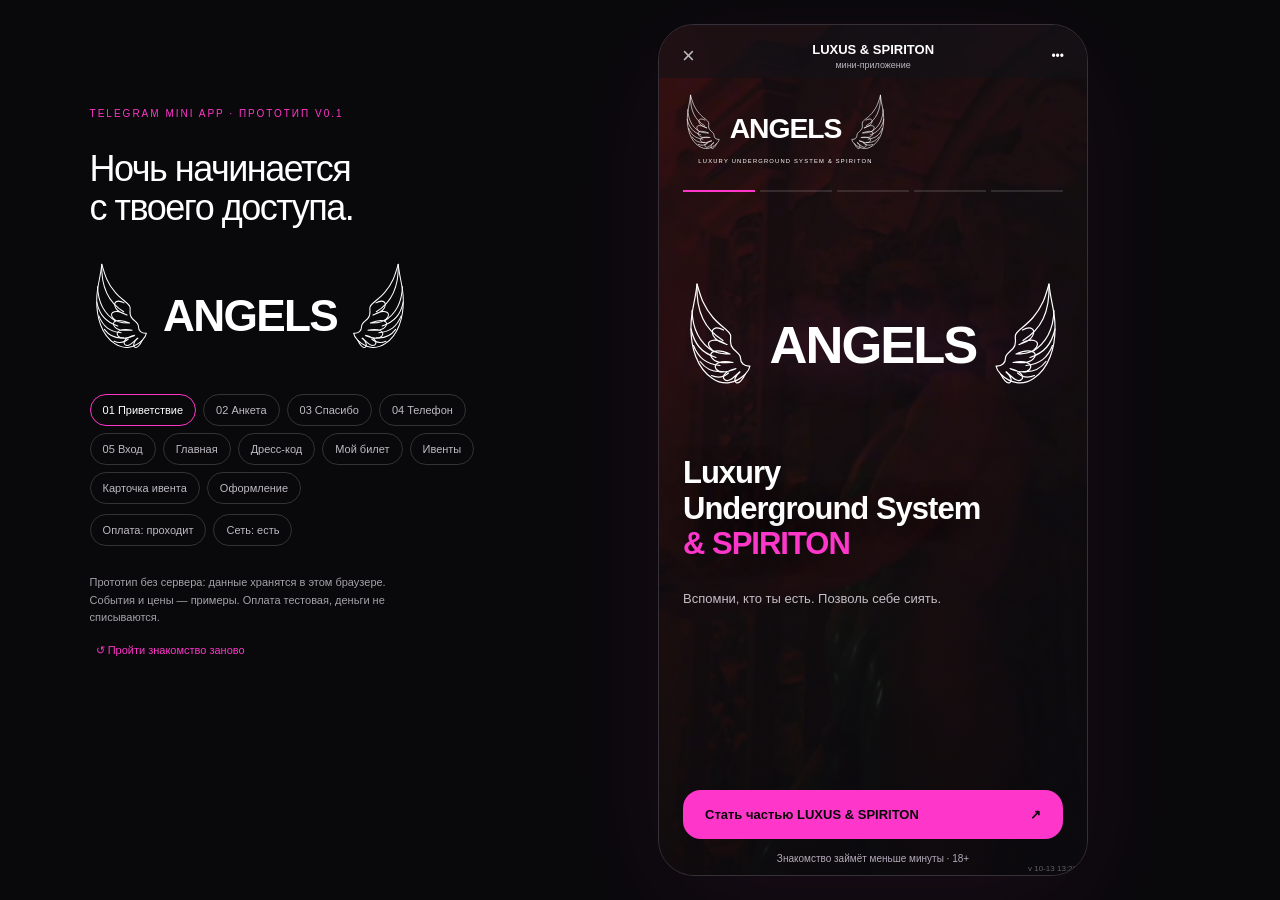
<file: index.html>
<!doctype html>
<html lang="ru">
  <head>
    <meta charset="utf-8" />
    <meta name="robots" content="noindex, nofollow" />
    <meta name="viewport" content="width=device-width,initial-scale=1,maximum-scale=1,user-scalable=no,viewport-fit=cover" />
    <link rel="icon" href="assets/angels-wings.svg" type="image/svg+xml" />
    <title>Luxury Underground System &amp; SPIRITON</title>
    <script src="https://telegram.org/js/telegram-web-app.js"></script>
    <script type="module" crossorigin src="./assets/index-E0yct_np.js"></script>
    <link rel="stylesheet" crossorigin href="./assets/index-BiclLIGW.css">
  </head>
  <body>
    <div id="root"></div>
  </body>
</html>
</file>
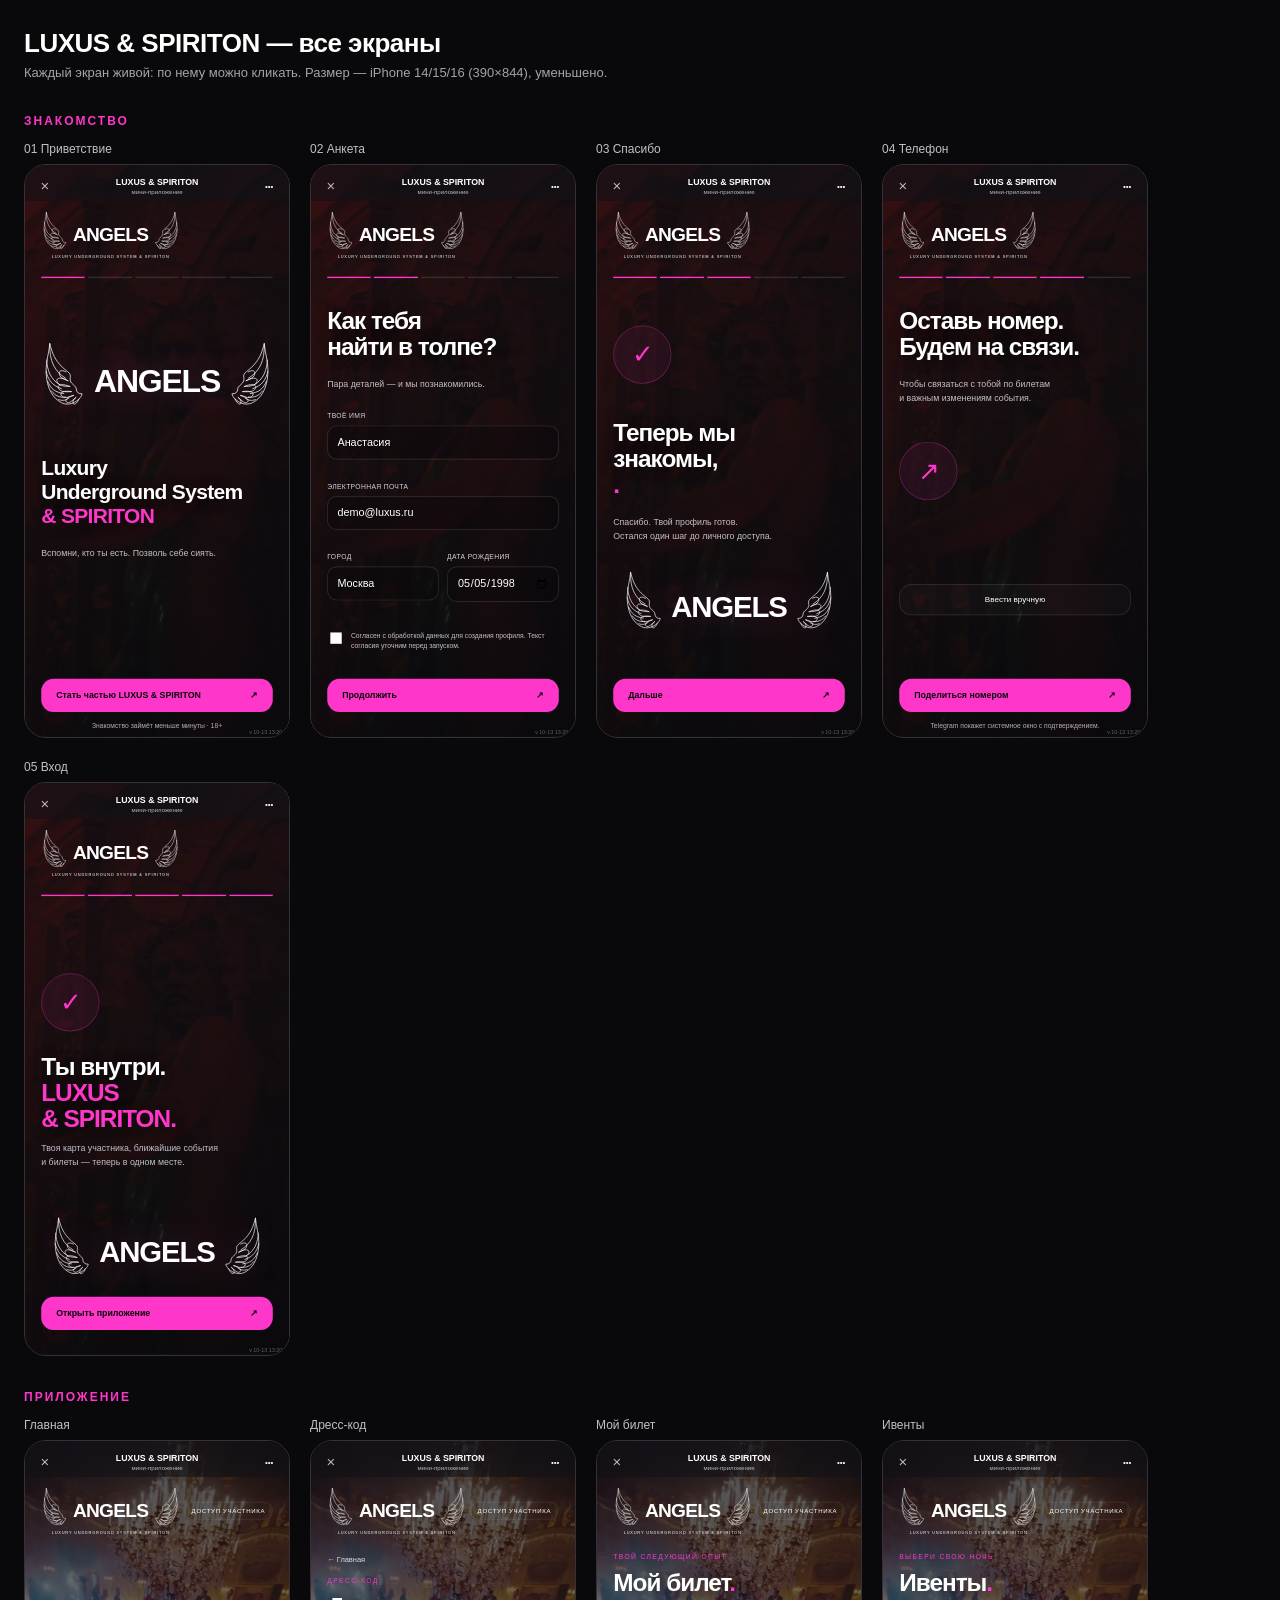
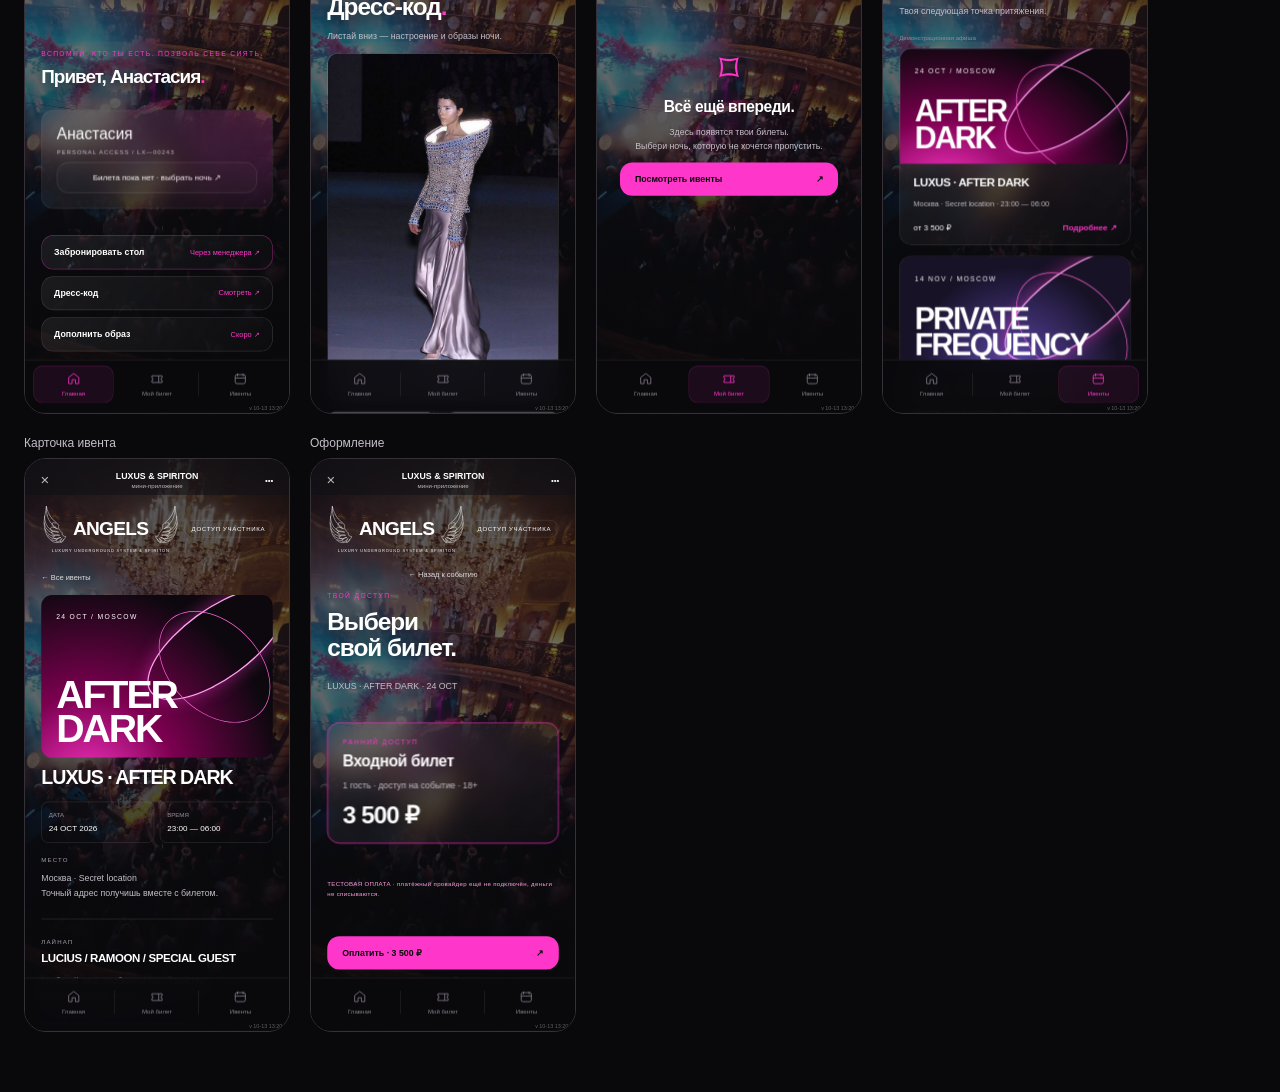
<file: overview.html>
<!doctype html>
<html lang="ru">
<head>
<meta charset="utf-8"><meta name="viewport" content="width=device-width,initial-scale=1">
<meta name="robots" content="noindex, nofollow">
<title>LUXUS & SPIRITON — все экраны</title>
<style>
:root{--pink:#ff36ca}
body{margin:0;background:#09090b;color:#fff;font-family:Arial,Helvetica,sans-serif;padding:28px 24px 60px}
h1{font-size:26px;margin:0 0 6px;letter-spacing:-.5px} p{color:#a6a2a8;margin:0 0 26px;font-size:13px}
h2{font-size:12px;letter-spacing:2px;color:var(--pink);text-transform:uppercase;margin:34px 0 14px}
.grid{display:flex;flex-wrap:wrap;gap:22px}
figure{margin:0;width:264px}
figcaption{font-size:12px;color:#c4bec7;margin-bottom:8px}
.frame{width:264px;height:572px;border:1px solid #363039;border-radius:22px;overflow:hidden;background:#101014}
iframe{width:390px;height:844px;border:0;transform:scale(.677);transform-origin:0 0}
</style>
</head>
<body>
<h1>LUXUS & SPIRITON — все экраны</h1>
<p>Каждый экран живой: по нему можно кликать. Размер — iPhone 14/15/16 (390×844), уменьшено.</p>
<div id="app"></div>
<script>
const groups = [
  ['Знакомство', [['welcome','01 Приветствие'],['form','02 Анкета'],['thanks','03 Спасибо'],['phone','04 Телефон'],['ready','05 Вход']]],
  ['Приложение', [['home','Главная'],['dresscode','Дресс-код'],['tickets','Мой билет'],['events','Ивенты'],['detail','Карточка ивента'],['checkout','Оформление']]],
];
document.getElementById('app').innerHTML = groups.map(([g, items]) =>
  `<h2>${g}</h2><div class="grid">` + items.map(([id, t]) =>
    `<figure><figcaption>${t}</figcaption><div class="frame"><iframe loading="lazy" src="./?screen=${id}" title="${t}"></iframe></div></figure>`).join('') + '</div>').join('');
</script>
</body>
</html>
</file>
<file: assets/index-BiclLIGW.css>
:root{--pink:#ff36ca;--muted:#aba5ad;--line:#ffffff22}*{box-sizing:border-box}body{margin:0;background:#09090b;color:#fff;font-family:Arial,Helvetica,sans-serif}button,input{font:inherit}button{cursor:pointer}button:focus-visible,input:focus-visible{outline:2px solid var(--pink);outline-offset:4px}.studio{position:fixed;left:7vw;top:12vh;width:31vw}.studio .brand{font-size:70px}.studio p{color:#a6a2a8;line-height:1.6;max-width:360px}.eyebrow{font-size:10px;letter-spacing:2px;text-transform:uppercase;color:var(--pink)}.studio h1{font-size:36px;font-weight:400;line-height:1.1;letter-spacing:-1.5px}.screen-links{display:flex;gap:7px;flex-wrap:wrap;max-width:390px;margin-top:28px}.screen-links button{background:transparent;color:#bfbac2;border:1px solid #333;padding:9px 12px;font-size:11px;border-radius:30px}.screen-links button:hover{border-color:var(--pink);color:#fff}.note{font-size:11px!important;margin-top:28px}.phone{position:relative;max-width:430px;min-height:850px;height:calc(100dvh - 48px);margin:24px 15vw 24px auto;overflow:hidden;background:#101014;border:1px solid #363039;border-radius:36px;box-shadow:0 30px 120px #ff36ca12}.bg{position:absolute;inset:0;width:100%;height:100%;object-fit:cover;opacity:.36;display:none}.shade{position:absolute;inset:0;background:linear-gradient(180deg,#09090b70,#09090b30 35%,#09090bea);pointer-events:none;display:none}.inside .bg,.inside .shade{display:block}.telegram{height:53px;padding:19px 23px 10px;display:flex;align-items:center;justify-content:space-between;position:relative;background:#11111699;font-size:12px}.telegram b{font-size:13px}.telegram small{color:#b9b5bf;font-size:9px}.close{font-size:22px;color:#bbb}.top{position:relative;display:flex;justify-content:space-between;align-items:center;padding:22px 24px 12px}.brand{font-weight:950;font-size:30px;letter-spacing:-2px;line-height:.9}.brand span{color:var(--pink)}.subtitle{font-size:6px;letter-spacing:1.7px;margin-top:7px;font-weight:400}.badge{font-size:9px;padding:7px 10px;border:1px solid var(--line);border-radius:20px;letter-spacing:1px}.content{position:relative;padding:14px 24px 100px;height:calc(100% - 128px);overflow:auto;scrollbar-width:none}.content::-webkit-scrollbar{display:none}h2{font-size:36px;line-height:1.06;letter-spacing:-1.5px;margin:14px 0}h3{font-size:23px;letter-spacing:-.6px;margin:10px 0}p{font-size:13px;line-height:1.6;color:#c4bec7}.pink{color:var(--pink)}.hero-word{font-size:83px;font-weight:950;letter-spacing:-7px;line-height:.82;position:relative;margin:36px 0 24px}.hero-word span{display:block;color:var(--pink)}.orbit{position:relative;height:178px;margin:30px 0 38px;display:grid;place-items:center}.orbit:before,.orbit:after{content:"";position:absolute;width:255px;height:92px;border:1px solid #ff36ca88;border-radius:50%;transform:rotate(-28deg);box-shadow:0 0 30px #ff36ca12}.orbit:after{transform:rotate(28deg);border-color:#fff5}.orbit b{font-size:88px;font-weight:300;text-shadow:0 0 40px #ff36ca88;color:var(--pink)}.step{display:flex;gap:5px;margin:0 0 30px}.step i{height:2px;background:#ffffff20;flex:1}.step i.active{background:var(--pink)}.primary{width:100%;border:0;background:var(--pink);color:#080808;padding:17px 18px;border-radius:9px;display:flex;justify-content:space-between;font-weight:700;font-size:13px}.secondary{width:100%;padding:15px;background:#ffffff06;border:1px solid var(--line);color:#fff;border-radius:9px;margin-top:10px;font-size:12px}.bottom-copy{color:#77717b;font-size:10px;text-align:center;margin-top:16px;line-height:1.6}.field{display:block;margin:17px 0;font-size:10px;color:#b6aebb;letter-spacing:.5px}.field input{margin-top:9px;width:100%;padding:15px 0;color:#fff;background:transparent;border:0;border-bottom:1px solid #ffffff30;outline:none;border-radius:0;font-size:15px}.field input::placeholder{color:#645e69}.check{display:flex;gap:10px;font-size:10px;color:#99919e;line-height:1.6;margin:25px 0}.check input{accent-color:var(--pink)}.round-check{display:grid;place-items:center;width:86px;height:86px;border-radius:50%;background:#ff36ca12;border:1px solid #ff36ca55;font-size:38px;color:var(--pink);margin:40px 0}.card{border:1px solid var(--line);border-radius:18px;background:linear-gradient(130deg,#ffffff12,#ffffff04);padding:22px;-webkit-backdrop-filter:blur(18px);backdrop-filter:blur(18px)}.member{margin:19px 0 22px;position:relative;overflow:hidden}.member:before{content:"";position:absolute;right:-100px;top:-100px;width:230px;height:230px;background:#ff36ca28;filter:blur(50px)}.member-top{display:flex;justify-content:space-between;align-items:center}.member-name{font-size:23px;margin-top:25px}.member-id{font-size:9px;color:#c8becb;letter-spacing:1.3px;margin-top:7px}.qr-box{background:#fff;border-radius:12px;width:157px;padding:12px;margin:23px auto 12px}.qr-help{text-align:center;font-size:10px;color:#c6bdca;line-height:1.6}.section-title{display:flex;justify-content:space-between;align-items:center;margin:26px 0 14px}.section-title h3{font-size:17px;margin:0}.text-btn{background:none;border:none;color:var(--pink);font-size:11px;padding:6px}.event{padding:0;overflow:hidden;cursor:pointer;margin-bottom:16px}.poster{height:170px;position:relative;background:radial-gradient(ellipse at 20% 120%,#ff36ca,#7b004f 35%,#0c080e 75%);padding:22px;overflow:hidden}.poster:before{content:"";position:absolute;right:-40px;top:20px;width:240px;height:100px;border:2px solid #ff9fef;border-radius:50%;transform:rotate(-36deg);box-shadow:0 0 25px #ff36ca77}.poster:after{content:"";position:absolute;right:-10px;top:40px;width:190px;height:130px;border:1px solid #ff65d7;border-radius:50%;transform:rotate(45deg)}.poster .date{position:relative;z-index:1;font-size:10px;letter-spacing:2px}.poster strong{position:absolute;z-index:1;bottom:19px;left:22px;font-size:45px;line-height:.85;letter-spacing:-3px}.poster.alt{background:radial-gradient(ellipse at bottom,#5e47ac,#171226 65%)}.event-info{padding:18px 20px}.event-info h3{font-size:17px;margin:0 0 7px}.event-info p{font-size:11px;margin:0}.event-foot{margin-top:18px;display:flex;justify-content:space-between;align-items:center;font-size:12px}.event-foot b{color:var(--pink)}.nav{position:absolute;bottom:0;left:0;right:0;padding:10px 12px 22px;background:#0a0a0def;-webkit-backdrop-filter:blur(20px);backdrop-filter:blur(20px);border-top:1px solid #ffffff16;display:flex;z-index:5}.nav button{flex:1;display:grid;gap:7px;justify-items:center;background:none;color:#89818e;border:0;font-size:9px;padding:9px 0}.nav button svg{height:20px;width:20px}.nav button.selected{color:var(--pink)}.empty{text-align:center;padding:60px 10px}.empty .symbol{font-size:58px;color:var(--pink)}.ticket{border:1px solid #ff36ca55;border-radius:16px;padding:22px;background:#141016aa;margin-top:25px}.back{color:#ddd;background:none;border:0;padding:0;font-size:11px;margin-bottom:20px}.details-row{display:flex;gap:8px;margin:20px 0}.details-row div{flex:1;padding:14px 10px;border:1px solid var(--line);border-radius:10px;font-size:12px}.details-row small{display:block;color:#99909f;font-size:9px;margin-bottom:7px}.toast{position:absolute;bottom:108px;left:24px;right:24px;background:#26212d;border:1px solid #ff36ca66;z-index:9;border-radius:12px;padding:16px;font-size:12px;box-shadow:0 10px 30px #0007}.about-big{font-size:64px;letter-spacing:-4px;font-weight:950;line-height:.9;margin:35px 0}.about-big span{color:var(--pink)}.label{font-size:9px;letter-spacing:1.7px;color:#a69cac}.divider{height:1px;background:var(--line);margin:28px 0}.ready{margin:50px 0 30px}.error{font-size:11px;color:#ff9edc;margin:10px 0}.demo{font-size:9px;color:#938899;padding:10px 0}@media(max-width:900px){.studio{display:none}.phone{margin:0 auto;height:100dvh;min-height:680px;border:0;border-radius:0;max-width:480px}.content{padding-bottom:100px}}@media(prefers-reduced-motion:reduce){video{display:none!important}.inside{background:#101014 url(../assets/poster.jpg) center/cover}.shade{background:#09090bdd}}.angel-mark{display:flex;justify-content:center;align-items:center;margin:28px 0 34px;height:208px}.angel-mark svg{width:100%;height:100%;color:#fff;filter:drop-shadow(0 0 23px #ff36ca33)}.angel-mark.small{height:100px;margin:24px 0}.header-wings{width:37px;height:27px;object-fit:contain;margin-left:10px;vertical-align:middle}.brand-lockup{display:flex;align-items:center;gap:8px}.spiriton{display:block;color:var(--pink);font-weight:700;letter-spacing:2.5px;font-size:10px;margin-top:12px}.welcome-title{font-size:31px;line-height:1.15;letter-spacing:-1px;margin-top:27px}.welcome-title span{color:var(--pink)}.subtitle{font-size:6px;letter-spacing:1.2px}.about-wings{height:110px;margin:20px 0}.angels-header{display:block;width:205px;height:62px;object-fit:contain}.angels-studio{width:320px;max-width:100%;height:100px;object-fit:contain}.angels-card{display:block;width:155px;height:48px;object-fit:contain}.angel-mark{height:155px;margin:36px 0 28px}.angel-mark.small{height:95px}.about-wings{height:100px}.top{padding-top:14px}.subtitle{margin-top:1px;font-size:5.8px}.phone{background:#101014 url(../assets/onboarding-poster.jpg) center/cover}.phone.inside{background:#101014 url(../assets/poster.jpg) center/cover}.onboarding-bg{display:block;opacity:.6}.inside .onboarding-bg{display:none}.shade{display:block;background:linear-gradient(180deg,#08070b66,#08070b88 45%,#08070bc9)}.inside .shade{background:linear-gradient(180deg,#09090b70,#09090b30 35%,#09090bea)}.field input{background:#0a080c55;padding-left:12px;padding-right:12px;border-radius:7px 7px 0 0}.field input::placeholder{color:#aaa2ad}.field{color:#ddd1df}.check{color:#c7bdca}.bottom-copy{color:#b5aabb}.onboarding-bg~.content h2{text-shadow:0 2px 24px #0007}@media(prefers-reduced-motion:reduce){.bg{display:none!important}}.in-tg .phone{margin:0 auto;height:100dvh;min-height:0;border:0;border-radius:0;max-width:none;box-shadow:none}.in-tg .content{height:calc(100% - 75px)}.in-tg .nav{padding-bottom:calc(14px + var(--tg-safe-area-inset-bottom,0px))}.primary:disabled,.secondary:disabled{opacity:.55;cursor:default}.primary span:only-child{margin:0 auto}.spinner{display:inline-block;width:28px;height:28px;border:2px solid #ff36ca33;border-top-color:var(--pink);border-radius:50%;animation:spin .9s linear infinite}@keyframes spin{to{transform:rotate(360deg)}}.skeleton{cursor:default}.skeleton .poster{background:#ffffff0a}.skeleton .poster:before,.skeleton .poster:after{display:none}.skeleton .event-info i{display:block;height:12px;border-radius:6px;background:#ffffff12;margin:6px 0 12px;width:70%}.skeleton .event-info i+i{width:45%}.skeleton .poster,.skeleton .event-info i{animation:pulse 1.4s ease-in-out infinite}@keyframes pulse{50%{opacity:.45}}.qr-box{position:relative;overflow:hidden}.qr-box svg{display:block;width:100%;height:auto}.qr-empty{aspect-ratio:1;background:#f2f2f2}.qr-timer{position:absolute;left:0;bottom:0;height:3px;background:var(--pink);transition:width 1s linear}.round-check.fail{color:#ff9edc;border-color:#ff9edc66;background:#ff9edc12}.test-pay{color:#ff9edc;letter-spacing:.5px}.ticket-off{border-color:var(--line);opacity:.6}.tg-sheet{position:absolute;left:12px;right:12px;bottom:12px;z-index:10;background:#1c1a21;border:1px solid #ffffff22;border-radius:16px;padding:18px;box-shadow:0 20px 60px #000a;display:grid;gap:12px;font-size:13px}.tg-sheet small{color:#8f8796;font-size:10px}.tg-sheet>div{display:flex;gap:10px}.tg-sheet .secondary{margin:0}.select{display:block;margin-top:9px;width:100%;padding:15px 12px;background:#0a080c55;color:#fff;border:0;border-bottom:1px solid #ffffff30;border-radius:7px 7px 0 0;font:inherit;font-size:14px}.scan-result{text-align:center;margin:10px 0 18px}.scan-result .round-check{margin:6px auto 14px;width:72px;height:72px;font-size:32px}.scan-result.ok{border-color:#ff36ca88}.scan-result.bad{border-color:#ff9edc66}.scan-result p{margin:0}.demo-panel{margin-top:22px;padding-top:6px;border-top:1px dashed #ffffff22}.demo-panel .label{margin:14px 0 2px}.scan-log{list-style:none;padding:0;margin:0}.scan-log li{display:grid;grid-template-columns:44px 1fr;gap:2px 10px;padding:12px 0;border-bottom:1px solid var(--line);font-size:12px}.scan-log li span{grid-row:span 2;color:#99909f}.scan-log li small{color:#99909f;font-size:10px}.scan-log li.ok b{color:var(--pink)}.scan-log li.bad b{color:#ff9edc}.screen-links+.screen-links{margin-top:10px}.phone{display:flex;flex-direction:column}.content{flex:1 1 auto;height:auto!important;min-height:0}@media(max-width:900px){.phone{min-height:0}}body{overscroll-behavior:none}.in-tg,.in-tg body{overflow:hidden}.content.fit{display:flex;flex-direction:column}.content.onb{padding-bottom:calc(16px + env(safe-area-inset-bottom,0px))}.fit>form{display:flex;flex-direction:column;flex:1 0 auto}.fit .primary{margin-top:auto;flex-shrink:0}.fit .error:empty{margin:0}.step{margin-bottom:clamp(12px,calc(var(--vh,8px)*3.75),30px)}.content h2{font-size:clamp(25px,calc(var(--vh,8px)*4.5),36px);margin:clamp(6px,calc(var(--vh,8px)*1.75),14px) 0}.content p{margin:clamp(4px,calc(var(--vh,8px)*1.6),13px) 0}.angel-mark{height:clamp(64px,calc(var(--vh,8px)*19.4),155px);margin:clamp(8px,calc(var(--vh,8px)*4.5),36px) 0 clamp(8px,calc(var(--vh,8px)*3.5),28px)}.angel-mark.small{height:clamp(48px,calc(var(--vh,8px)*11.9),95px);margin:clamp(6px,calc(var(--vh,8px)*3),24px) 0}.round-check{width:clamp(52px,calc(var(--vh,8px)*10.75),86px);height:clamp(52px,calc(var(--vh,8px)*10.75),86px);font-size:clamp(22px,calc(var(--vh,8px)*4.75),38px);margin:clamp(8px,calc(var(--vh,8px)*5),40px) 0}.welcome-title{font-size:clamp(23px,calc(var(--vh,8px)*3.9),31px)!important;margin-top:clamp(8px,calc(var(--vh,8px)*3.4),27px)}.ready{margin:clamp(6px,calc(var(--vh,8px)*6.25),50px) 0 clamp(6px,calc(var(--vh,8px)*3.75),30px)}.field{margin:clamp(6px,calc(var(--vh,8px)*2.1),17px) 0}.field input{margin-top:clamp(4px,calc(var(--vh,8px)*1.1),9px);padding-top:clamp(8px,calc(var(--vh,8px)*1.9),15px);padding-bottom:clamp(8px,calc(var(--vh,8px)*1.9),15px)}.check{margin:clamp(8px,calc(var(--vh,8px)*3.1),25px) 0}.bottom-copy{margin-top:clamp(8px,calc(var(--vh,8px)*2),16px)}.primary{padding-top:clamp(13px,calc(var(--vh,8px)*2.1),17px);padding-bottom:clamp(13px,calc(var(--vh,8px)*2.1),17px)}.secondary{margin-top:clamp(6px,calc(var(--vh,8px)*1.25),10px);padding:clamp(11px,calc(var(--vh,8px)*1.9),15px)}.member{margin:clamp(10px,calc(var(--vh,8px)*2.4),19px) 0 clamp(12px,calc(var(--vh,8px)*2.75),22px);padding:clamp(14px,calc(var(--vh,8px)*2.75),22px) 22px}.member-name{margin-top:clamp(10px,calc(var(--vh,8px)*3.1),25px);font-size:clamp(19px,calc(var(--vh,8px)*2.9),23px)}.qr-box{width:clamp(112px,calc(var(--vh,8px)*19.6),157px);margin:clamp(10px,calc(var(--vh,8px)*2.9),23px) auto clamp(8px,calc(var(--vh,8px)*1.5),12px)}.checkout-card{margin:clamp(10px,calc(var(--vh,8px)*3.75),30px) 0!important;padding:clamp(14px,calc(var(--vh,8px)*2.75),22px) 22px}.checkout-card h2{margin:clamp(4px,calc(var(--vh,8px)*1),10px) 0 0}@media(max-height:700px){.top{padding:8px 24px 6px}.angels-header{height:44px;width:150px}.badge{padding:5px 9px}}.field-row{display:grid;grid-template-columns:1fr 1fr;gap:12px}.field-row .field input{font-size:14px;min-width:0}@media(max-height:700px){.onb-sub{display:none}}.ready .round-check{margin:clamp(4px,calc(var(--vh,8px)*4),40px) 0}.primary,.secondary{border-radius:18px}.primary{padding-left:22px;padding-right:22px}.about-big{font-size:min(64px,15.5vw)}.brand-pair{margin-top:10px;font-size:10px;font-weight:700;letter-spacing:2px;line-height:1.5;color:#fff}.brand-pair span{display:block;color:var(--pink)}@media(max-height:780px){.one-line-low br{display:none}}@media(max-height:620px){.ready+.angel-mark{display:none}.checkout-card p{display:none}}.in-tg .back{display:none}@media(max-height:620px){.member .qr-help span,.member .qr-help br{display:none}.member-id{margin-top:4px}.content>.eyebrow+h2{margin-top:2px}}.nav{padding:8px 10px calc(14px + env(safe-area-inset-bottom,0px));gap:0}.nav button{position:relative;margin:0 2px;border-radius:14px;transition:background .2s,color .2s}.nav button+button:before{content:"";position:absolute;left:-3px;top:18%;bottom:18%;width:1px;background:#ffffff1c}.nav button.selected{background:#ff36ca14;box-shadow:inset 0 0 0 1px #ff36ca33}.nav button.selected:before,.nav button.selected+button:before{opacity:0}.nav button:active{background:#ffffff0d}.field input,.field-row .field input,.select{font-size:16px}@media(max-width:900px){.phone{height:calc(var(--vh,1vh)*100)}}.in-tg .phone{height:calc(var(--vh,1vh)*100)}html,body{touch-action:manipulation;-webkit-text-size-adjust:100%}.field.invalid{color:#ff9edc}.field.invalid input{border-bottom-color:#ff9edc;background:#ff36ca12}.field-err{display:block;margin-top:5px;font-size:11px;letter-spacing:0;color:#ff9edc;line-height:1.3}.check.invalid{color:#ff9edc}.check.invalid input{outline:1px solid #ff9edc;outline-offset:2px}.check .field-err{margin-top:4px}.home-actions{display:grid;gap:10px;margin-top:clamp(10px,calc(var(--vh,8px)*2),18px)}.home-actions button{display:flex;justify-content:space-between;align-items:center;width:100%;padding:clamp(13px,calc(var(--vh,8px)*2),17px) 18px;border-radius:18px;border:1px solid var(--line);background:linear-gradient(130deg,#ffffff12,#ffffff04);color:#fff;font-size:13px;text-align:left}.home-actions button span{color:var(--pink);font-size:11px}.home-actions button:first-child{border-color:#ff36ca66}.home-actions button:active{background:#ff36ca14}@media(max-height:620px){.home-actions{grid-template-columns:repeat(3,1fr);gap:8px}.home-actions button{flex-direction:column;align-items:flex-start;gap:6px;padding:12px 10px;font-size:11px;line-height:1.25}.home-actions button span{font-size:10px}}.sheet-overlay{position:absolute;inset:0;z-index:20;background:#05040799;-webkit-backdrop-filter:blur(6px);backdrop-filter:blur(6px);display:flex;align-items:flex-end}.table-sheet{position:relative;left:auto;right:auto;bottom:auto;margin:12px;width:calc(100% - 24px);padding:22px;gap:10px;border-color:#ff36ca55}.table-sheet h3,.table-sheet p{margin:0}.manager{display:flex;justify-content:space-between;align-items:center;padding:12px 14px;border:1px solid var(--line);border-radius:14px;font-size:14px}.manager span{color:var(--pink);font-weight:700}.manager small{color:#99909f;font-size:10px}.dress-feed{display:grid;gap:12px;margin-top:14px}.dress-feed img{display:block;width:100%;height:auto;border-radius:16px;border:1px solid var(--line);background:#ffffff08}.phone,.phone.inside{background:#101014}.inside .bg{opacity:.5}@media(prefers-reduced-motion:reduce){.phone{background:#101014 url(../assets/onboarding-poster.jpg) center/cover}.phone.inside{background:#101014 url(../assets/poster.jpg) center/cover}}.dress-cta{margin-top:18px}.top>div:first-child{display:flex;flex-direction:column;align-items:center}.top .subtitle{text-align:center;margin-top:4px}.member .member-name{margin-top:0}.content.page-home{display:flex;flex-direction:column}.content.page-home>:first-child{margin-top:auto}.badge,.label{text-transform:uppercase}.badge{white-space:nowrap}html.tg,html.tg body{height:100%;overflow:hidden;overscroll-behavior:none}html.tg body{position:fixed;inset:0;width:100%}html.tg #root,html.tg .in-tg,html.tg .in-tg .phone{height:100%}.content{overscroll-behavior:contain}.inside .content{padding-bottom:calc(var(--nav-h,100px) + 12px)!important}.nav{padding-bottom:calc(14px + max(env(safe-area-inset-bottom,0px),var(--tg-safe-area-inset-bottom,0px)))}.content.onb{padding-bottom:calc(8px + max(env(safe-area-inset-bottom,0px),var(--tg-safe-area-inset-bottom,0px)))}@media(max-height:760px){.top{padding:8px 24px 6px}.angels-header{height:44px;width:150px}.badge{padding:5px 9px}}.build-stamp{position:absolute;right:10px;bottom:2px;z-index:6;font-size:8px;color:#fff;opacity:.35;pointer-events:none}.content.onb .bottom-copy{margin-top:12px;height:16px;line-height:16px;white-space:nowrap;overflow:hidden;text-overflow:ellipsis}.content.onb:not(:has(.bottom-copy)):after{content:"";display:block;flex-shrink:0;height:28px}.field input,.select{border:1px solid #ffffff26;border-radius:14px;background:#0a080c66;padding-left:14px;padding-right:14px}.field input:focus{border-color:var(--pink)}.field.invalid input{border-color:#ff9edc}.check input{width:18px;height:18px;flex-shrink:0}@media(max-height:640px){.field{margin:5px 0}.field input{padding-top:7px;padding-bottom:7px;margin-top:4px}.check{margin:8px 0}}.fit .secondary:has(+.primary){margin-top:auto;margin-bottom:10px}.content.onb .bottom-copy{margin-bottom:0}
</file>
